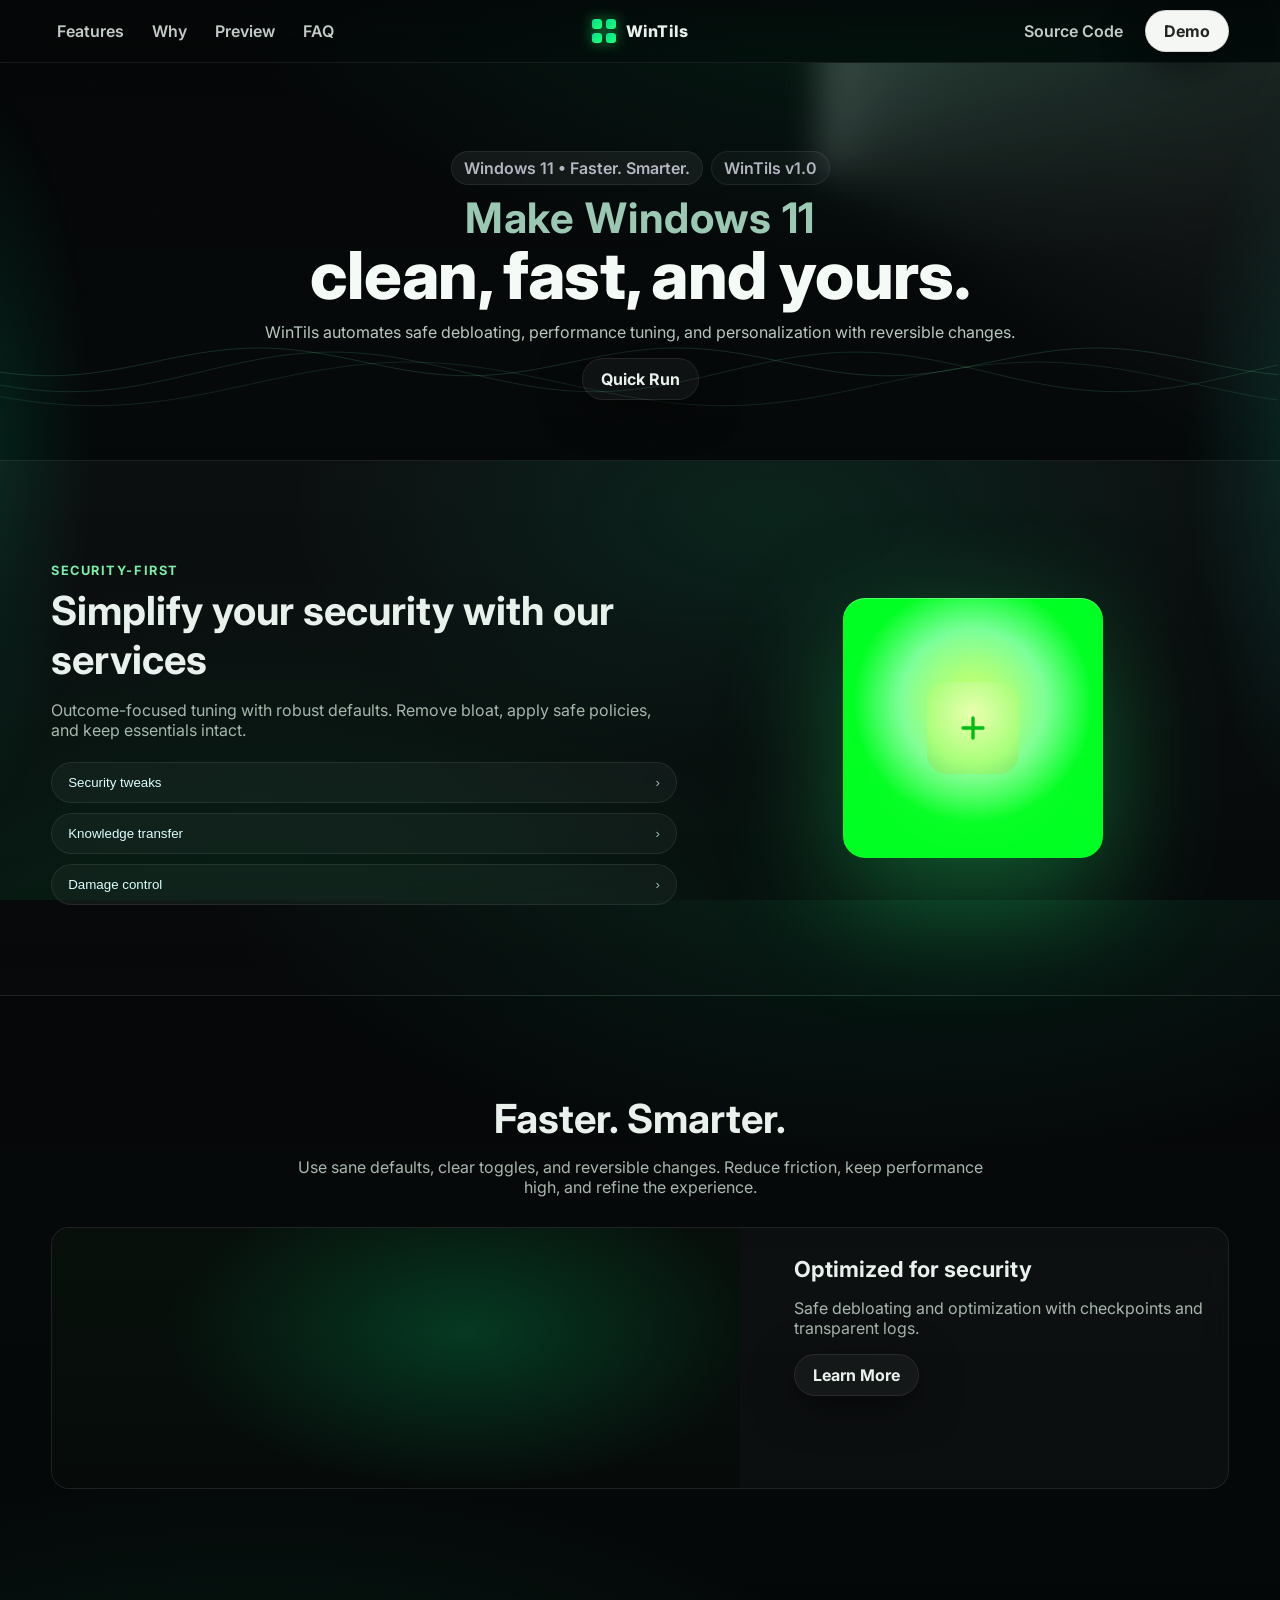
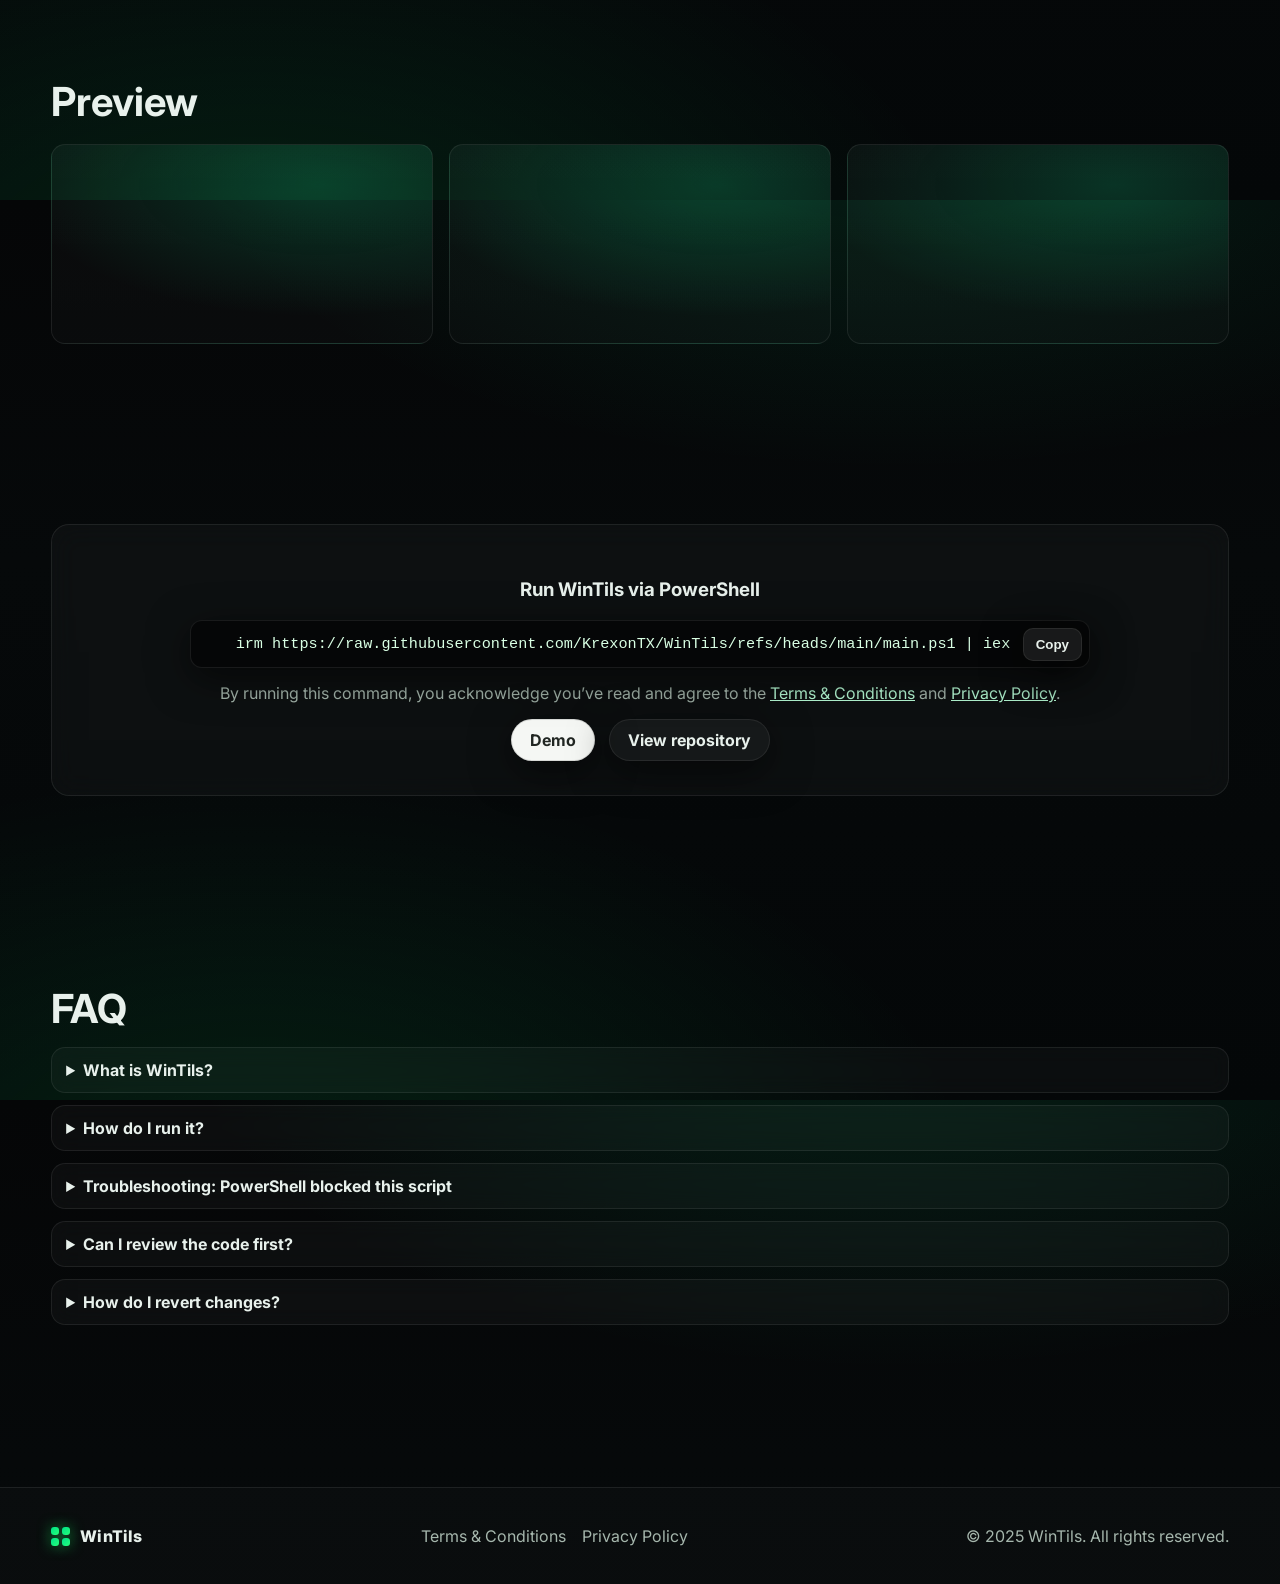
<file: index.html>
<!DOCTYPE html>
<html lang="en" id="top">
<head>
  <meta charset="UTF-8" />
  <meta name="viewport" content="width=device-width, initial-scale=1.0"/>
  <title>WinTils — Windows 11 QOL Tool</title>
  <meta name="description" content="WinTils automates safe debloating, optimization, and personalization for Windows 11 with a fluent, modern UI."/>
  <link rel="preconnect" href="https://fonts.googleapis.com">
  <link rel="preconnect" href="https://fonts.gstatic.com" crossorigin>
  <link href="https://fonts.googleapis.com/css2?family=Inter:wght@400;600;700;800&display=swap" rel="stylesheet">
  <link rel="stylesheet" href="style.css"/>
  <script defer src="script.js"></script>
</head>
<body>
  <a class="skip-link" href="#main">Skip to content</a>

  <!-- Ambient edge glow -->
  <div class="edge edge-left"></div>
  <div class="edge edge-right"></div>

  <!-- NAV -->
  <header class="nav" role="banner">
    <div class="container nav-bar">
      <!-- Left cluster -->
      <nav class="nav-left" aria-label="Primary">
        <a class="nav-link" href="#features">Features</a>
        <a class="nav-link" href="#why">Why</a>
        <a class="nav-link" href="#screens">Preview</a>
        <a class="nav-link" href="#faq">FAQ</a>
      </nav>

      <!-- Center brand using YOUR logo markup -->
      <a class="brand brand-center" href="#top" aria-label="WinTils Home">
        <span class="logo-grid" aria-hidden="true">
          <span></span><span></span><span></span><span></span>
        </span>
        <span class="brand-name">WinTils</span>
      </a>

      <!-- Right utilities -->
      <nav class="nav-right" aria-label="Secondary">
        <a class="nav-link" href="https://github.com/KrexonTX/WinTils" target="_blank" rel="noopener">Source Code</a>
        <a id="demo-link" class="btn btn-pill btn-pale" href="demo/index.html">Demo</a>
        <button class="nav-toggle" aria-label="Open menu" aria-expanded="false">
          <span></span><span></span><span></span>
        </button>
      </nav>
    </div>

    <!-- Mobile drawer -->
    <div id="nav-drawer" class="nav-drawer" aria-hidden="true">
      <a class="drawer-link" href="#features">Features</a>
      <a class="drawer-link" href="#why">Why</a>
      <a class="drawer-link" href="#screens">Preview</a>
      <a class="drawer-link" href="#faq">FAQ</a>
      <hr class="drawer-sep"/>
      <a class="drawer-link" href="https://github.com/KrexonTX/WinTils" target="_blank" rel="noopener">Source Code</a>
      <a id="demo-link-drawer" class="btn btn-pill btn-pale drawer-cta" href="demo/index.html">Demo</a>
    </div>
  </header>

  <main id="main" role="main">
    <!-- HERO -->
    <section class="hero">
      <div class="hero-stage" aria-hidden="true">
        <canvas id="grain"></canvas>
        <canvas id="waves"></canvas>
        <div class="light-sweep"></div>
      </div>

      <div class="container hero-inner">
        <div class="mini-badges">
          <span class="mini-chip">Windows 11 • Faster. Smarter.</span>
          <span class="mini-chip ghost">WinTils v1.0</span>
        </div>

        <h1 class="headline">
          <span class="line soft">Make Windows 11</span>
          <span class="line bold">clean, fast, and yours.</span>
        </h1>

        <p class="lead">WinTils automates safe debloating, performance tuning, and personalization with reversible changes.</p>

        <div class="cta-row">
          <a class="btn btn-pill btn-ghost" href="#download">Quick Run</a>
        </div>
      </div>
    </section>

    <!-- FEATURES -->
    <section id="features" class="section dark">
      <div class="container grid two">
        <div>
          <p class="eyebrow">Security-first</p>
          <h2 class="h2">Simplify your security with our services</h2>
          <p class="muted">Outcome-focused tuning with robust defaults. Remove bloat, apply safe policies, and keep essentials intact.</p>

          <div class="stack">
            <button class="pill" type="button"><span>Security tweaks</span><span class="arrow">›</span></button>
            <button class="pill" type="button"><span>Knowledge transfer</span><span class="arrow">›</span></button>
            <button class="pill" type="button"><span>Damage control</span><span class="arrow">›</span></button>
          </div>
        </div>

        <div class="visual" aria-hidden="true">
          <div class="tile-vis">
            <div class="tile-core">
              <svg width="40" height="40" viewBox="0 0 24 24" fill="none">
                <path d="M6 12h12M12 6v12" stroke="#0B1" stroke-width="2" stroke-linecap="round"/>
              </svg>
            </div>
            <div class="tile-grid"></div>
          </div>
        </div>
      </div>
    </section>

    <!-- WHY -->
    <section id="why" class="section">
      <div class="container center">
        <h3 class="h2">Faster. Smarter.</h3>
        <p class="muted narrow">Use sane defaults, clear toggles, and reversible changes. Reduce friction, keep performance high, and refine the experience.</p>
      </div>

      <div class="container card">
        <div class="card-visual" aria-hidden="true"></div>
        <div class="card-body">
          <h4>Optimized for security</h4>
          <p class="muted">Safe debloating and optimization with checkpoints and transparent logs.</p>
          <a href="#features" class="btn btn-pill btn-ghost small">Learn More</a>
        </div>
      </div>
    </section>

    <!-- PREVIEW -->
    <section id="screens" class="section">
      <div class="container">
        <h3 class="h2">Preview</h3>
        <div class="screens">
          <div class="screen"></div>
          <div class="screen"></div>
          <div class="screen"></div>
        </div>
      </div>
    </section>

    <!-- RUN COMMAND -->
    <section id="download" class="section">
      <div class="container callout">
        <h3>Run WinTils via PowerShell</h3>

        <div class="code-wrap">
          <pre class="code" id="cmd">irm https://raw.githubusercontent.com/KrexonTX/WinTils/refs/heads/main/main.ps1 | iex</pre>
          <button id="copy-cmd" class="btn btn-copy" aria-label="Copy command">Copy</button>
        </div>

        <p class="muted agree">
          By running this command, you acknowledge you’ve read and agree to the
          <a href="#terms" id="open-terms-inline">Terms &amp; Conditions</a> and
          <a href="#privacy" id="open-privacy-inline">Privacy Policy</a>.
        </p>

        <div class="cta-row">
          <a id="cta-demo-link" class="btn btn-pill btn-pale" href="demo/index.html">Demo</a>
          <a class="btn btn-pill btn-ghost" href="https://github.com/KrexonTX/WinTils" target="_blank" rel="noopener">View repository</a>
        </div>
      </div>
    </section>

    <!-- FAQ -->
    <section id="faq" class="section">
      <div class="container">
        <h3 class="h2">FAQ</h3>

        <details class="faq">
          <summary>What is WinTils?</summary>
          <p>WinTils is a Windows 11 quality-of-life toolkit that automates safe debloating, performance tuning, and personalization.</p>
        </details>

        <details class="faq">
          <summary>How do I run it?</summary>
          <p>Open PowerShell as Administrator and run the one‑liner above to fetch and launch the latest script.</p>
        </details>

        <details class="faq">
          <summary>Troubleshooting: PowerShell blocked this script</summary>
          <p>Allow scripts for this session only and retry:</p>
          <pre class="code small">Set-ExecutionPolicy -Scope Process -ExecutionPolicy Bypass</pre>
        </details>

        <details class="faq">
          <summary>Can I review the code first?</summary>
          <p>Yes—open the raw script in your browser:</p>
          <pre class="code small">https://raw.githubusercontent.com/KrexonTX/WinTils/refs/heads/main/main.ps1</pre>
        </details>

        <details class="faq">
          <summary>How do I revert changes?</summary>
          <p>Create a restore point before major changes. Many toggles are reversible; consult logs or re-run with restore options when provided.</p>
        </details>
      </div>
    </section>
  </main>

  <!-- FOOTER -->
  <footer class="footer">
    <div class="container foot">
      <div class="brand foot-brand">
        <span class="logo-grid small" aria-hidden="true">
          <span></span><span></span><span></span><span></span>
        </span>
        <span class="brand-name">WinTils</span>
      </div>
      <nav class="foot-links">
        <a href="#terms" id="open-terms">Terms &amp; Conditions</a>
        <a href="#privacy" id="open-privacy">Privacy Policy</a>
      </nav>
      <p class="muted">© 2025 WinTils. All rights reserved.</p>
    </div>
  </footer>

  <!-- TERMS MODAL -->
  <section id="terms-modal" class="modal" aria-hidden="true" aria-modal="true" role="dialog" aria-labelledby="terms-title">
    <div class="modal-card">
      <header class="modal-head">
        <h4 id="terms-title">Terms &amp; Conditions</h4>
        <button class="modal-close" data-close="terms-modal" aria-label="Close">×</button>
      </header>
      <div class="modal-body">
        <p>Last updated: August 2025</p>
        <p>These Terms govern your use of the WinTils script, website, and related materials (the “Service”). By using the Service, you agree to these Terms.</p>
        <h5>License</h5>
        <p>WinTils is provided for personal and internal business use. No ownership is transferred. You may not sell, sublicense, or repackage the script without permission.</p>
        <h5>Acceptable Use</h5>
        <p>You agree not to misuse the Service, reverse engineer obfuscated parts, disrupt systems, or violate applicable laws or third‑party rights.</p>
        <h5>Assumptions of Risk</h5>
        <p>System changes carry risk. Ensure you have backups and restore points. You are solely responsible for actions taken with the script.</p>
        <h5>Disclaimer</h5>
        <p>THE SERVICE IS PROVIDED “AS IS” AND “AS AVAILABLE” WITHOUT WARRANTIES OF ANY KIND.</p>
        <h5>Limitation of Liability</h5>
        <p>TO THE MAXIMUM EXTENT PERMITTED BY LAW, WE ARE NOT LIABLE FOR INDIRECT OR CONSEQUENTIAL DAMAGES.</p>
        <h5>Changes</h5>
        <p>We may update these Terms from time to time. Continued use constitutes acceptance of the revised Terms.</p>
      </div>
    </div>
  </section>

  <!-- PRIVACY MODAL -->
  <section id="privacy-modal" class="modal" aria-hidden="true" aria-modal="true" role="dialog" aria-labelledby="privacy-title">
    <div class="modal-card">
      <header class="modal-head">
        <h4 id="privacy-title">Privacy Policy</h4>
        <button class="modal-close" data-close="privacy-modal" aria-label="Close">×</button>
      </header>
      <div class="modal-body">
        <p>Last updated: August 2025</p>
        <h5>Overview</h5>
        <p>WinTils does not collect personal data by default. The website may process minimal technical logs for security and performance.</p>
        <h5>Local Processing</h5>
        <p>The PowerShell script runs locally and does not transmit your data to us.</p>
        <h5>Third‑Party Links</h5>
        <p>Links to external sites (e.g., GitHub) are governed by those sites’ policies.</p>
      </div>
    </div>
  </section>
</body>
</html>
</file>
<file: style.css>
:root{
  --bg:#050607; --text:#e8f1ec; --muted:#a6b7ad;
  --g2:#00e08a; --g3:#26ff7a; --lime:#d5ff63;
  --stroke:rgba(255,255,255,0.08); --shadow:0 10px 40px rgba(0,0,0,.6);
  --blur:24px; --pale:#f5f7f4; --paleText:#212622;
  --modal-backdrop:rgba(0,0,0,.65); --modal-surface:rgba(255,255,255,.05);
}

*{box-sizing:border-box}
html,body{height:100%}

body{
  margin:0;
  font-family:Inter,system-ui,-apple-system,Segoe UI,Roboto,Arial,sans-serif;
  color:var(--text);
  background:
    radial-gradient(1200px 600px at 70% -10%, rgba(0,224,138,.12), transparent 60%),
    radial-gradient(1200px 700px at 20% 110%, rgba(0,255,122,.10), transparent 60%),
    linear-gradient(180deg, #050607, #06090a 40%, #040708 100%);
  -webkit-font-smoothing:antialiased;
  text-rendering:optimizeLegibility;
}

.container{width:min(1200px,92%); margin-inline:auto}
.center{text-align:center}
.narrow{max-width:720px; margin:0 auto}
.muted{color:var(--muted)}

.edge{position:fixed; top:0; bottom:0; width:180px; pointer-events:none; z-index:-1}
.edge-left{left:0; background:radial-gradient(220px 70% at -20% 50%, rgba(0,255,170,.12), transparent 60%)}
.edge-right{right:0; background:radial-gradient(220px 70% at 120% 50%, rgba(14,255,200,.12), transparent 60%)}

/* Skip link */
.skip-link{position:absolute; left:-9999px; top:auto; width:1px; height:1px; overflow:hidden}
.skip-link:focus{
  left:16px; top:16px; width:auto; height:auto;
  padding:10px 14px; background:#fff; color:#000;
  border-radius:8px; z-index:1001;
}

/* NAV */
.nav{
  position:sticky; top:0; z-index:60; border-bottom:1px solid var(--stroke);
  backdrop-filter:saturate(140%) blur(14px);
  background:linear-gradient(180deg, rgba(5,7,8,.78), rgba(5,7,8,.35));
}
.nav-bar{
  display:grid; grid-template-columns:1fr auto 1fr;
  align-items:center; gap:12px; padding:10px 0;
}
.nav-left{display:flex; align-items:center; gap:16px; justify-content:flex-start}
.nav-right{display:flex; align-items:center; gap:16px; justify-content:flex-end}

.nav-link{
  position:relative; color:#d7e1dc; text-decoration:none;
  font-weight:600; opacity:.9; padding:8px 6px;
}
.nav-link::after{
  content:""; position:absolute; left:0; bottom:-2px; height:2px; width:0;
  background:linear-gradient(90deg,var(--g2),var(--g3)); transition:width .22s ease;
}
.nav-link:hover{opacity:1}
.nav-link:hover::after{width:100%}

.brand{
  display:inline-flex; align-items:center; gap:10px;
  justify-self:center; text-decoration:none; color:var(--text);
}
.brand-name{font-weight:800; letter-spacing:.2px}

/* YOUR 2×2 green logo (header + footer) */
.logo-grid{
  display:grid; grid-template-columns:repeat(2,10px); grid-auto-rows:10px; gap:4px;
}
.logo-grid > span{
  background:linear-gradient(135deg,var(--g2),var(--g3));
  border-radius:3px;
  box-shadow:0 0 14px rgba(38,255,122,.6);
}
/* Footer/smaller size */
.logo-grid.small{
  grid-template-columns:repeat(2,8px);
  grid-auto-rows:8px;
  gap:3px;
}
.logo-grid.small > span{
  width:8px; height:8px;
}

/* Buttons */
.btn{
  display:inline-flex; align-items:center; justify-content:center;
  gap:8px; padding:10px 18px; border-radius:10px; font-weight:700;
  border:1px solid transparent; text-decoration:none; cursor:pointer; box-shadow:var(--shadow);
}
.btn-pill{border-radius:999px}
.btn-ghost{color:var(--text); background:rgba(255,255,255,.04); border-color:var(--stroke)}
.btn-ghost:hover{background:rgba(255,255,255,.06)}
.btn-outline{color:#cfe; background:transparent; border-color:rgba(255,255,255,.25)}
.btn-outline:hover{background:rgba(255,255,255,.06)}
.btn-pale{background:var(--pale); color:var(--paleText); border-color:rgba(0,0,0,.12)}
.btn-pale:hover{filter:brightness(1.02)}

.nav-toggle{display:none; background:none; border:0; padding:6px}
.nav-toggle span{display:block; width:22px; height:2px; background:#dfe; margin:4px 0; border-radius:2px}

/* Drawer */
.nav-drawer{
  display:none; position:fixed; left:0; right:0; top:58px;
  background:rgba(8,12,11,.7); backdrop-filter:blur(14px);
  border-top:1px solid var(--stroke); z-index:59; padding:12px; gap:10px;
}
.nav-drawer.open{display:grid}
.drawer-link{
  color:var(--text); text-decoration:none; padding:12px;
  border-radius:10px; border:1px solid var(--stroke); background:rgba(255,255,255,.04);
}
.drawer-cta{margin-top:6px}
.drawer-sep{border:none; border-top:1px solid var(--stroke); opacity:.5; margin:6px 0}
.no-scroll{overflow:hidden}

/* HERO */
.hero{position:relative; padding:88px 0 60px; overflow:hidden}
.hero-stage{position:absolute; inset:0; pointer-events:none}
#grain,#waves{position:absolute; inset:0; width:100%; height:100%; display:block}
.light-sweep{
  position:absolute; inset:-20% -20%;
  background:conic-gradient(from 0deg at 60% 35%, rgba(230,255,245,.22), rgba(0,0,0,0) 35%, rgba(0,0,0,0) 70%);
  mix-blend-mode:screen; filter:blur(16px); animation:sweep 8s linear infinite;
}
@keyframes sweep{to{transform:rotate(360deg)}}

.hero-inner{position:relative; z-index:1; text-align:center}
.mini-badges{display:flex; justify-content:center; gap:8px; margin-bottom:10px}
.mini-chip{
  display:inline-flex; align-items:center; gap:8px; padding:6px 12px;
  border-radius:999px; background:rgba(255,255,255,.06);
  border:1px solid var(--stroke); font-weight:600; color:#ddec;
}
.mini-chip.ghost{background:rgba(255,255,255,.03)}
.headline{margin:8px 0 10px}
.headline .line{display:block; line-height:1.08}
.headline .soft{font-size:clamp(26px,4.4vw,42px); color:#9bc8b2; letter-spacing:.02em}
.headline .bold{font-size:clamp(36px,6.2vw,66px); font-weight:800; letter-spacing:-.01em; color:#f4faf6}
.lead{color:#b7c9bf; max-width:780px; margin:8px auto 16px; font-size:clamp(14px,1.6vw,16px)}
.cta-row{display:flex; justify-content:center; gap:14px}

/* Sections */
.section{padding:90px 0}
.dark{
  background:radial-gradient(800px 420px at 60% 10%, rgba(0,224,138,.10), transparent 60%),
             linear-gradient(180deg, rgba(255,255,255,.03), rgba(255,255,255,.01));
  border-top:1px solid var(--stroke);
  border-bottom:1px solid var(--stroke);
}
.eyebrow{color:#7beea9; font-weight:700; letter-spacing:.12em; text-transform:uppercase; font-size:.8rem; margin-bottom:8px}
.h2{font-size:clamp(28px,3.6vw,40px); margin:8px 0 14px}
.grid.two{display:grid; grid-template-columns:1.1fr .9fr; gap:40px; align-items:center}
@media (max-width:900px){.grid.two{grid-template-columns:1fr; gap:28px}}

/* Feature pills */
.stack{display:grid; gap:10px; margin-top:22px}
.pill{
  display:flex; align-items:center; justify-content:space-between;
  padding:12px 16px; border-radius:999px; color:#dff;
  background:rgba(255,255,255,.04); border:1px solid var(--stroke);
  backdrop-filter:blur(12px);
}
.pill:hover{background:rgba(255,255,255,.06)}
.arrow{opacity:.7}

/* Visual tile example */
.visual{display:flex; justify-content:center}
.tile-vis{
  position:relative; width:260px; height:260px; border-radius:22px;
  background:radial-gradient(120px 120px at 50% 40%, #d5ff63, #7bff9a 60%, #0f2 100%);
  box-shadow:0 40px 120px rgba(38,255,122,.35), inset 0 1px 0 rgba(255,255,255,.3);
  display:grid; place-items:center;
}
.tile-core{
  width:92px; height:92px; border-radius:20px;
  background:radial-gradient(80px 80px at 50% 35%, #eaffb0, #a9ff7a 60%, #6be86a 100%);
  display:grid; place-items:center; filter:drop-shadow(0 12px 40px rgba(170,255,120,.45));
}
.tile-grid{
  position:absolute; inset:0; border-radius:22px; pointer-events:none;
  background:
    linear-gradient(0deg, rgba(255,255,255,.08) 1px, transparent 1px) 0 0/100% 26px,
    linear-gradient(90deg, rgba(255,255,255,.08) 1px, transparent 1px) 0 0/26px 100%;
  mix-blend-mode:overlay; opacity:.4;
}

/* Card */
.card{
  margin-top:30px; display:grid; grid-template-columns:1.2fr .8fr; gap:30px;
  border:1px solid var(--stroke); border-radius:18px; overflow:hidden;
  background:rgba(255,255,255,.03); backdrop-filter:blur(16px);
}
@media (max-width:900px){.card{grid-template-columns:1fr}}
.card-visual{
  min-height:260px;
  background:
    radial-gradient(500px 260px at 60% 40%, rgba(0,255,140,.18), transparent 60%),
    linear-gradient(180deg,#07100b,#060b0a);
}
.card-body{padding:24px}
.card-body h4{margin:4px 0 8px; font-size:22px}

/* Screens */
.screens{display:grid; grid-template-columns:repeat(3,1fr); gap:16px; margin-top:18px}
@media (max-width:900px){.screens{grid-template-columns:1fr}}
.screen{
  height:200px; border-radius:14px; border:1px solid var(--stroke);
  background:
    radial-gradient(500px 220px at 70% 20%, rgba(0,224,138,.18), transparent 60%),
    linear-gradient(180deg, rgba(255,255,255,.03), rgba(255,255,255,.02));
}

/* Command block */
.callout{
  border:1px solid var(--stroke); border-radius:18px; padding:34px 24px;
  background:rgba(255,255,255,.03); backdrop-filter:blur(14px); text-align:center;
}
.code-wrap{position:relative; margin:14px auto 6px; max-width:900px}
.code{
  background:rgba(0,0,0,.55); color:#d9ffe4; border:1px solid var(--stroke);
  border-radius:12px; padding:14px 48px 14px 14px; overflow:auto;
  font-family:ui-monospace,SFMono-Regular,Menlo,Consolas,monospace;
  font-size:.95rem; box-shadow:var(--shadow); white-space:pre-wrap; word-break:break-word;
}
.code.small{font-size:.9rem; padding:12px}
.btn-copy{
  position:absolute; top:8px; right:8px; padding:8px 12px; border-radius:10px; font-weight:700;
  background:rgba(255,255,255,.08); color:var(--text); border:1px solid var(--stroke); cursor:pointer;
}
.btn-copy:hover{background:rgba(255,255,255,.12)}
.agree{margin-top:10px}
.agree a{color:#b9ffd9; text-decoration:underline}

/* FAQ */
.faq{
  background:rgba(255,255,255,.03); border:1px solid var(--stroke);
  border-radius:14px; padding:12px 14px; margin-bottom:12px; backdrop-filter:blur(10px);
}
.faq[open]{background:rgba(255,255,255,.05)}
.faq summary{font-weight:700; cursor:pointer}

/* Footer */
.footer{
  border-top:1px solid var(--stroke); margin-top:60px; padding:22px 0;
  background:rgba(255,255,255,.02);
}
.foot{
  display:flex; align-items:center; justify-content:space-between;
  gap:16px; flex-wrap:wrap;
}
.foot-brand{display:flex; align-items:center; gap:10px}
.foot-links{display:flex; gap:16px}
.foot-links a{color:var(--muted); text-decoration:none}
.foot-links a:hover{color:var(--text)}

/* Modals */
.modal{
  position:fixed; inset:0; display:none; align-items:center; justify-content:center;
  background:var(--modal-backdrop); z-index:1000; padding:24px;
}
.modal.show{display:flex}
.modal-card{
  position:relative; width:min(860px,96%); max-height:90vh; overflow:auto;
  background:var(--modal-surface); border:1px solid var(--stroke); border-radius:16px;
  backdrop-filter:blur(16px) saturate(140%); -webkit-backdrop-filter:blur(16px) saturate(140%);
  box-shadow:0 30px 80px rgba(0,0,0,.55);
}
.modal-head{
  position:sticky; top:0; display:flex; align-items:center; justify-content:space-between;
  gap:12px; padding:14px 16px; border-bottom:1px solid var(--stroke);
  background:linear-gradient(180deg, rgba(10,14,12,.45), rgba(10,14,12,.15));
}
.modal-body{padding:16px 18px 20px}
.modal-close{
  background:transparent; border:1px solid var(--stroke); color:var(--text);
  font-size:20px; line-height:1; border-radius:10px; width:34px; height:34px; cursor:pointer;
}
.modal-close:hover{background:rgba(255,255,255,.08)}

/* Responsive */
@media (max-width:980px){
  .nav-bar{grid-template-columns:auto 1fr auto}
  .nav-left{display:none}
  .nav-toggle{display:block}
}
</file>
